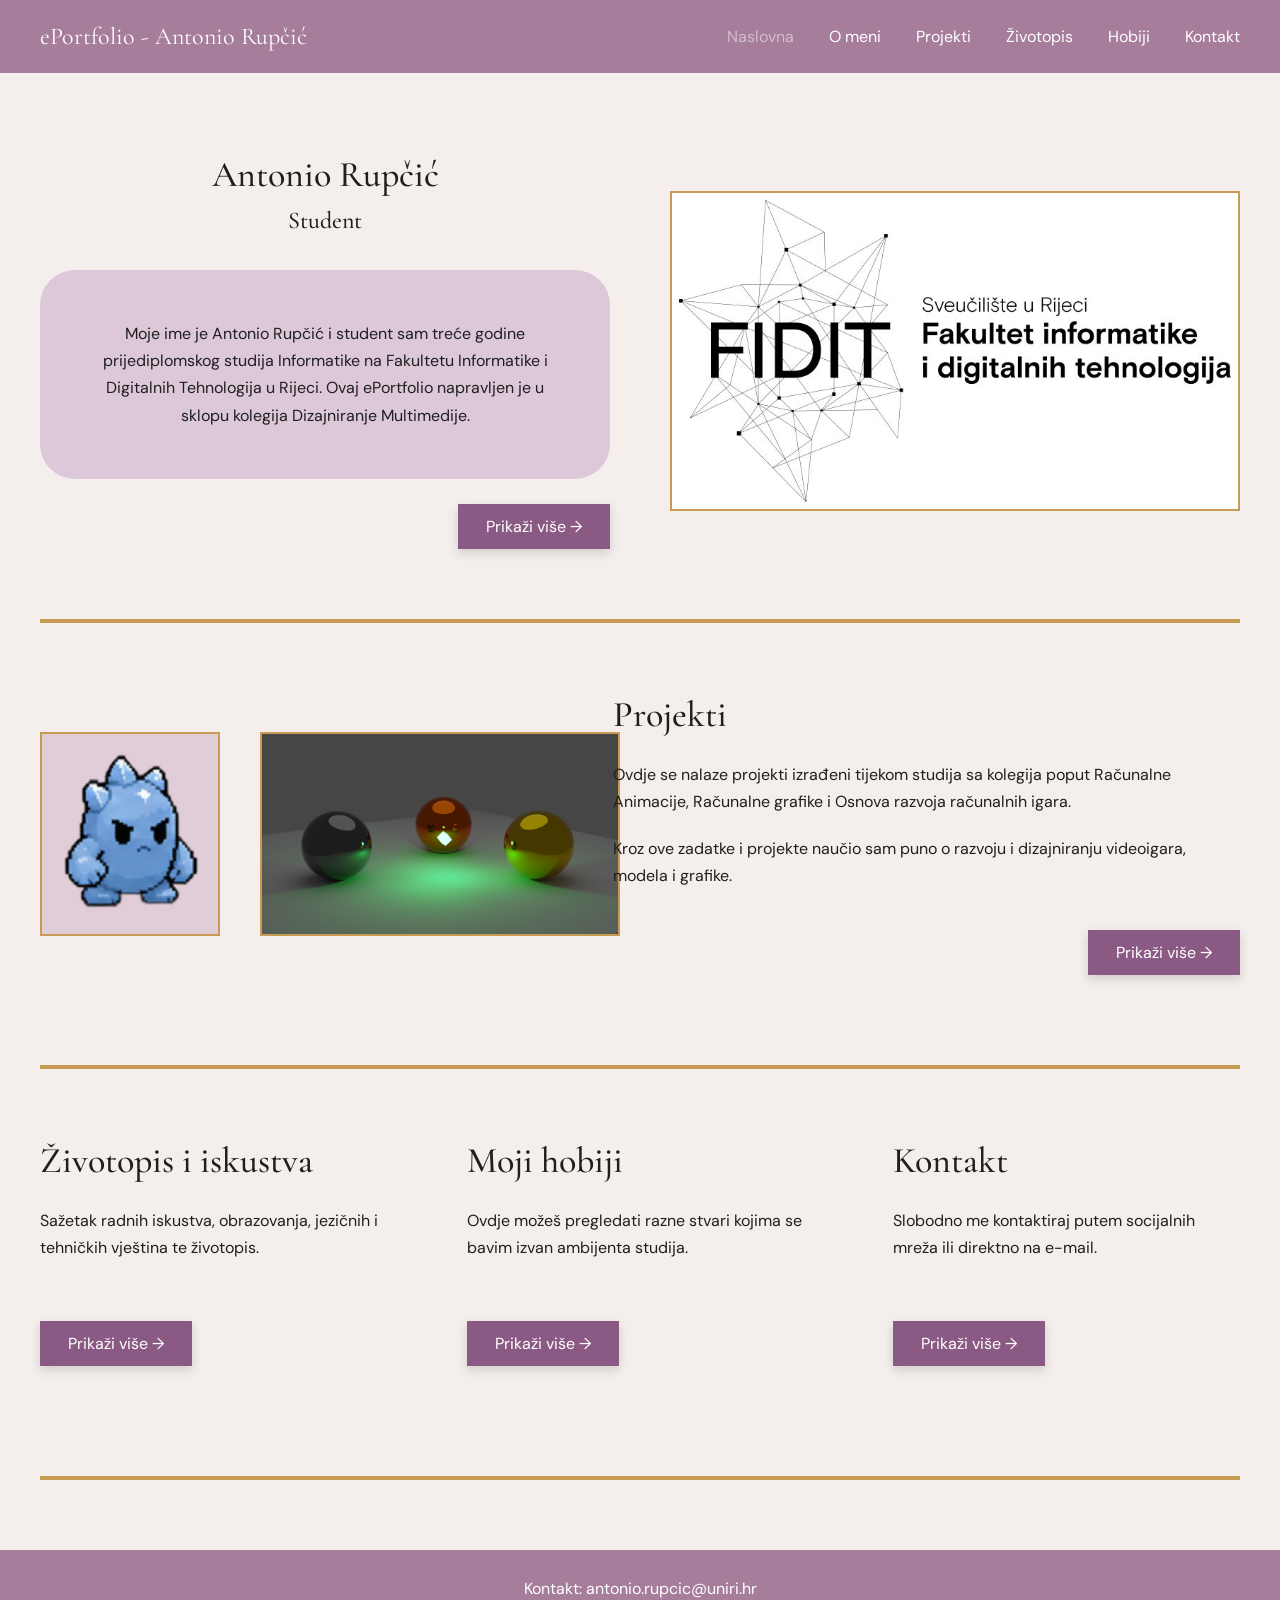
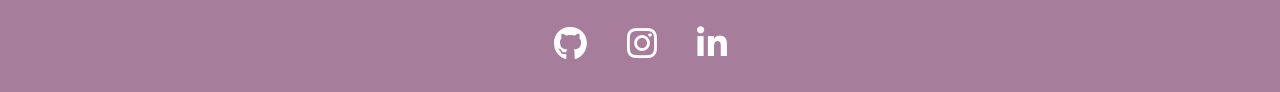
<file: index.html>
<!DOCTYPE html>
<html lang="hr">
<head>
    <meta charset="UTF-8">
    <meta name="viewport" content="width=device-width, initial-scale=1.0">

    <title>ePortfolio - Antonio Rupčić</title>

    <link rel="stylesheet" href="css/variables.css">
    <link rel="stylesheet" href="css/style.css">
    <link rel="stylesheet" href="css/responsive.css">

    <link rel="stylesheet"
    href="https://cdnjs.cloudflare.com/ajax/libs/font-awesome/6.5.2/css/all.min.css">
</head>
<body>

    <header class="header">

        <div class="container navbar">

            <a href="index.html" class="logo">
                ePortfolio - Antonio Rupčić
            </a>

            <nav class="nav-menu" id="navMenu">

                <a href="index.html" class="active">Naslovna</a>
                <a href="about.html">O meni</a>
                <a href="projects.html">Projekti</a>
                <a href="cv.html">Životopis</a>
                <a href="hobbies.html">Hobiji</a>
                <a href="contact.html">Kontakt</a>

            </nav>

            <div class="hamburger" id="hamburger">
                <i class="fa-solid fa-bars"></i>
            </div>

        </div>

    </header>

    <main>

        <section class="hero">

            <div class="container hero-container">

                <div class="hero-left">

                    <h1>Antonio Rupčić</h1>

                    <h3>Student</h3>

                    <div class="hero-text-box">

                        <p>
                            Moje ime je Antonio Rupčić i student sam treće godine prijediplomskog studija Informatike na Fakultetu Informatike i Digitalnih Tehnologija u Rijeci.
                            Ovaj ePortfolio napravljen je u sklopu kolegija Dizajniranje Multimedije.
                        </p>

                    </div>

                    <div class="hero-button-wrapper">

                        <a href="about.html" class="hero-button">
                            Prikaži više →
                        </a>

                    </div>

                </div>

                <div class="hero-right">

                    <img src="assets/images/fidit.png" alt="FIDIT">

                </div>

            </div>

        </section>

        <div class="container">
            <div class="gold-line"></div>
        </div>

        <section class="projects-preview">

            <div class="container projects-grid">

                <div class="project-images">

                    <img src="assets/images/ice.png" alt="Ice">

                    <img src="assets/images/render1.png" alt="Render">

                </div>

                <div class="projects-text">

                    <h2>Projekti</h2>

                    <p>
                        Ovdje se nalaze projekti izrađeni tijekom studija sa kolegija poput Računalne Animacije, Računalne grafike i Osnova razvoja računalnih igara.
                    </p>

                    <p>
                        Kroz ove zadatke i projekte naučio sam puno o razvoju i dizajniranju videoigara, modela i grafike.
                    </p>

                    <div class="projects-button">

                        <a href="projects.html" class="hero-button">
                            Prikaži više →
                        </a>

                    </div>

                </div>

            </div>

        </section>

        <div class="container">
            <div class="gold-line"></div>
        </div>

        <section class="bottom-links">

            <div class="container bottom-grid">

                <div class="bottom-item">

                    <h2>Životopis i iskustva</h2>

                    <p>
                        Sažetak radnih iskustva, obrazovanja, jezičnih i tehničkih vještina te životopis.
                    </p>

                    <a href="cv.html" class="hero-button">
                        Prikaži više →
                    </a>

                </div>

                <div class="bottom-item">

                    <h2>Moji hobiji</h2>

                    <p>
                        Ovdje možeš pregledati razne stvari kojima se bavim izvan ambijenta studija.
                    </p>

                    <a href="hobbies.html" class="hero-button">
                        Prikaži više →
                    </a>

                </div>

                <div class="bottom-item">

                    <h2>Kontakt</h2>

                    <p>
                        Slobodno me kontaktiraj putem socijalnih mreža ili direktno na e-mail.
                    </p>

                    <a href="contact.html" class="hero-button">
                        Prikaži više →
                    </a>

                </div>

            </div>

        </section>

        <div class="container">
            <div class="gold-line"></div>
        </div>

    </main>

    <footer class="footer">

        <div class="container footer-content">

            <p>Kontakt: antonio.rupcic@uniri.hr</p>

            <div class="social-icons">

                <a href="https://github.com/Rupchich">
                    <i class="fa-brands fa-github"></i>
                </a>

                <a href="https://www.instagram.com/roopchich/">
                    <i class="fa-brands fa-instagram"></i>
                </a>

                <a href="https://www.linkedin.com/in/antonio-rupcic-2468482ba/">
                    <i class="fa-brands fa-linkedin-in"></i>
                </a>

            </div>

        </div>

    </footer>

    <script src="js/main.js"></script>

</body>
</html>
</file>
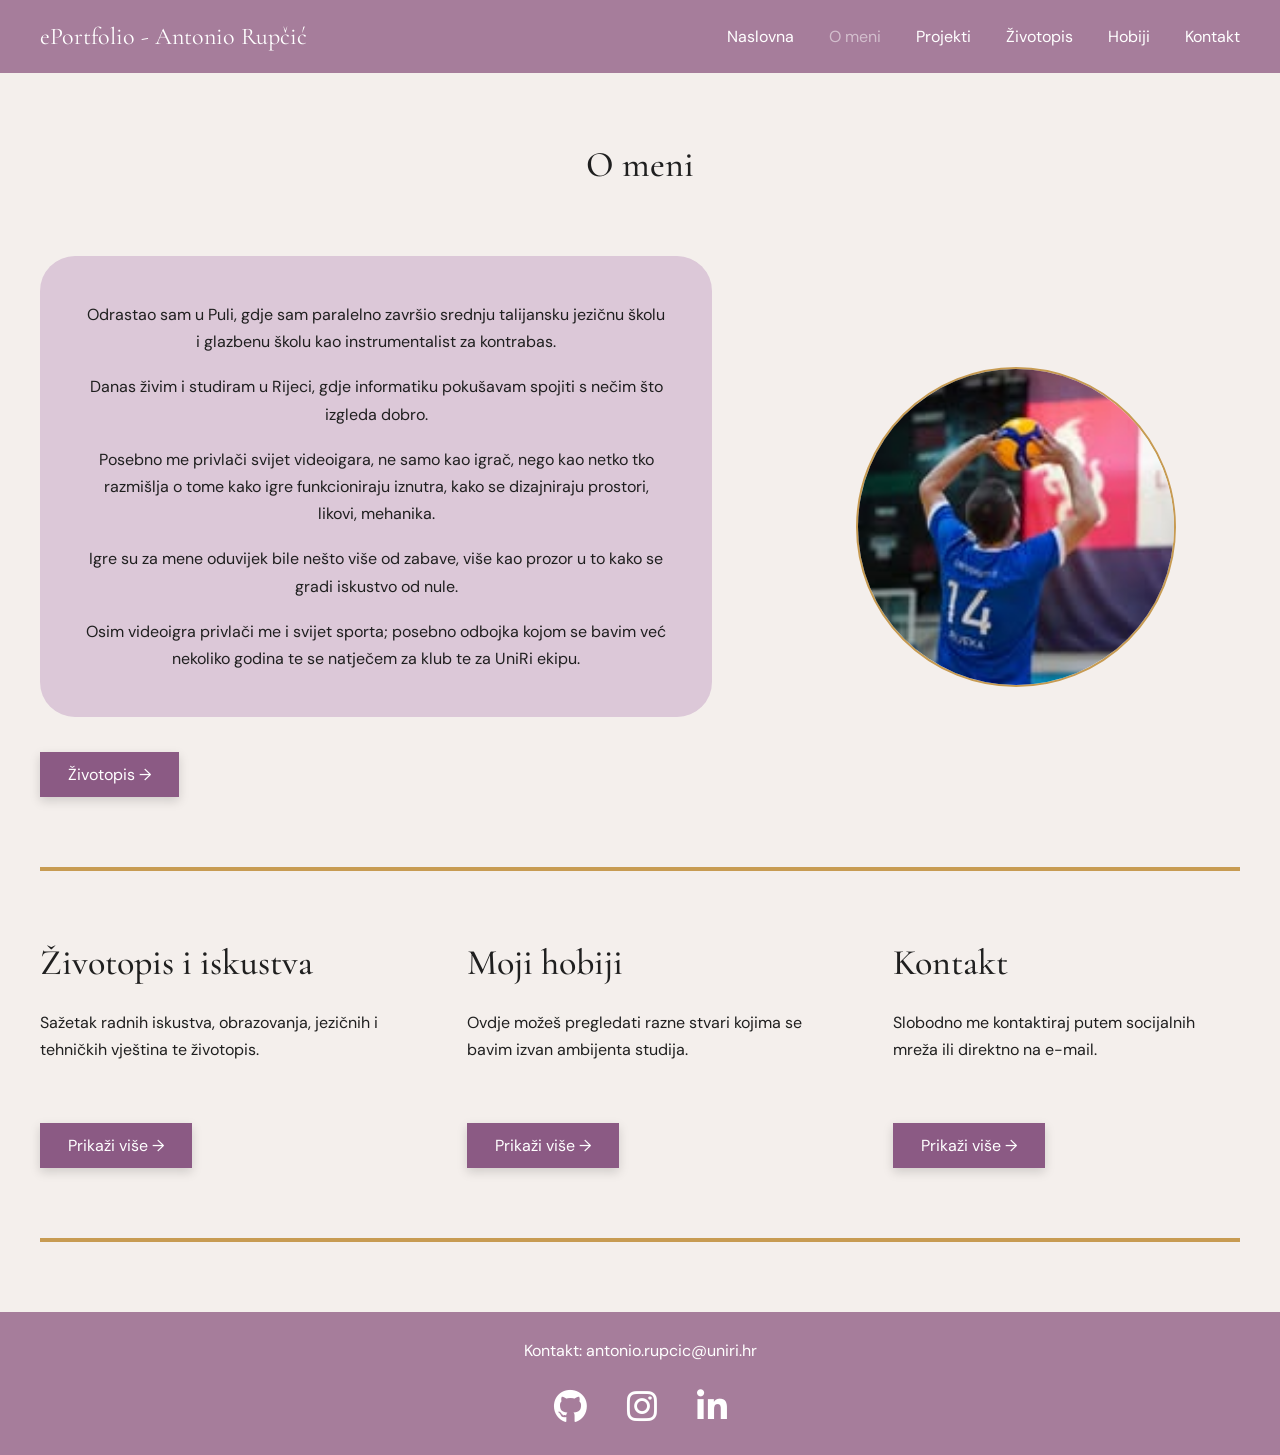
<file: about.html>
<!DOCTYPE html>
<html lang="hr">
<head>
    <meta charset="UTF-8">
    <meta name="viewport" content="width=device-width, initial-scale=1.0">

    <title>O meni - Antonio Rupčić</title>

    <link rel="stylesheet" href="css/variables.css">
    <link rel="stylesheet" href="css/style.css">
    <link rel="stylesheet" href="css/responsive.css">

    <link rel="stylesheet"
    href="https://cdnjs.cloudflare.com/ajax/libs/font-awesome/6.5.2/css/all.min.css">
</head>
<body>

    <header class="header">

        <div class="container navbar">

            <a href="index.html" class="logo">
                ePortfolio - Antonio Rupčić
            </a>

            <nav class="nav-menu" id="navMenu">

                <a href="index.html">Naslovna</a>
                <a href="about.html" class="active">O meni</a>
                <a href="projects.html">Projekti</a>
                <a href="cv.html">Životopis</a>
                <a href="hobbies.html">Hobiji</a>
                <a href="contact.html">Kontakt</a>

            </nav>

            <div class="hamburger" id="hamburger">
                <i class="fa-solid fa-bars"></i>
            </div>

        </div>

    </header>

    <main>

        <section class="about-page">

            <div class="container">

                <h1 class="about-title">O meni</h1>

                <div class="about-top-section">

                    <div class="about-left">

                        <div class="about-text-area">

                            <p>
                                Odrastao sam u Puli, gdje sam paralelno završio srednju talijansku jezičnu školu i glazbenu školu kao instrumentalist za kontrabas.
                            </p>

                            <p>
                                Danas živim i studiram u Rijeci, gdje informatiku pokušavam spojiti s nečim što izgleda dobro.
                            </p>

                            <p>
                                Posebno me privlači svijet videoigara, ne samo kao igrač, nego kao netko tko razmišlja o tome kako igre funkcioniraju iznutra, kako se dizajniraju prostori, likovi, mehanika.
                            </p>

                            <p>
                                Igre su za mene oduvijek bile nešto više od zabave, više kao prozor u to kako se gradi iskustvo od nule.
                            </p>

                            <p>
                                Osim videoigra privlači me i svijet sporta; posebno odbojka kojom se bavim već nekoliko godina te se natječem za klub te za UniRi ekipu.
                            </p>

                        </div>

                        <a href="cv.html" class="hero-button">
                            Životopis →
                        </a>

                    </div>

                    <div class="about-right">

                        <img src="assets/images/about-main.png" alt="Antonio">

                    </div>

                </div>

                <div class="gold-line"></div>

                <div class="bottom-grid">

                    <div class="bottom-item">

                        <h2>Životopis i iskustva</h2>

                        <p>
                            Sažetak radnih iskustva, obrazovanja, jezičnih i tehničkih vještina te životopis.
                        </p>

                        <a href="cv.html" class="hero-button">
                            Prikaži više →
                        </a>

                    </div>

                    <div class="bottom-item">

                        <h2>Moji hobiji</h2>

                        <p>
                            Ovdje možeš pregledati razne stvari kojima se bavim izvan ambijenta studija.
                        </p>

                        <a href="hobbies.html" class="hero-button">
                            Prikaži više →
                        </a>

                    </div>

                    <div class="bottom-item">

                        <h2>Kontakt</h2>

                        <p>
                            Slobodno me kontaktiraj putem socijalnih mreža ili direktno na e-mail.
                        </p>

                        <a href="contact.html" class="hero-button">
                            Prikaži više →
                        </a>

                    </div>

                </div>

                <div class="gold-line"></div>

            </div>

        </section>

    </main>

    <footer class="footer">

        <div class="container footer-content">

            <p>Kontakt: antonio.rupcic@uniri.hr</p>

            <div class="social-icons">

                <a href="https://github.com/Rupchich">
                    <i class="fa-brands fa-github"></i>
                </a>

                <a href="https://www.instagram.com/roopchich/">
                    <i class="fa-brands fa-instagram"></i>
                </a>

                <a href="https://www.linkedin.com/in/antonio-rupcic-2468482ba/">
                    <i class="fa-brands fa-linkedin-in"></i>
                </a>

            </div>

        </div>

    </footer>

    <script src="js/main.js"></script>

</body>
</html>
</file>
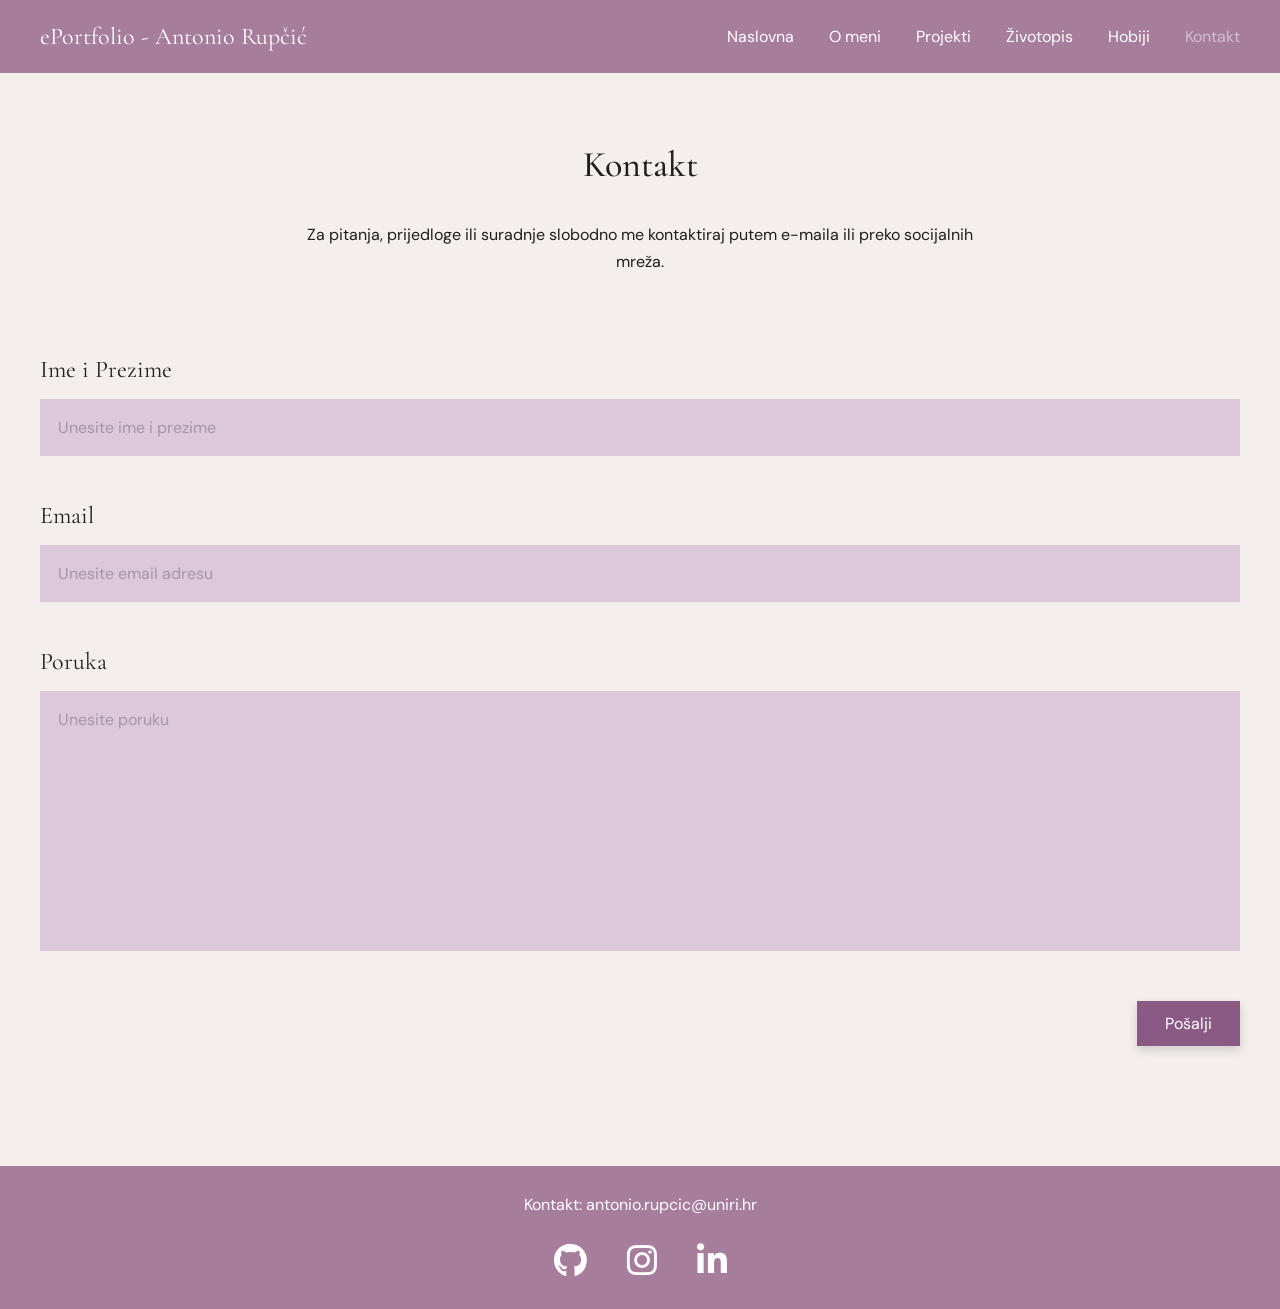
<file: contact.html>
<!DOCTYPE html>
<html lang="hr">
<head>
    <meta charset="UTF-8">
    <meta name="viewport" content="width=device-width, initial-scale=1.0">

    <title>Kontakt - Antonio Rupčić</title>

    <link rel="stylesheet" href="css/variables.css">
    <link rel="stylesheet" href="css/style.css">
    <link rel="stylesheet" href="css/responsive.css">

    <link rel="stylesheet"
    href="https://cdnjs.cloudflare.com/ajax/libs/font-awesome/6.5.2/css/all.min.css">
</head>
<body>

    <header class="header">

        <div class="container navbar">

            <a href="index.html" class="logo">
                ePortfolio - Antonio Rupčić
            </a>

            <nav class="nav-menu" id="navMenu">

                <a href="index.html">Naslovna</a>
                <a href="about.html">O meni</a>
                <a href="projects.html">Projekti</a>
                <a href="cv.html">Životopis</a>
                <a href="hobbies.html">Hobiji</a>
                <a href="contact.html" class="active">Kontakt</a>

            </nav>

            <div class="hamburger" id="hamburger">
                <i class="fa-solid fa-bars"></i>
            </div>

        </div>

    </header>

    <main>

        <section class="contact-page">

            <div class="container">

                <h1 class="contact-title">Kontakt</h1>

                <p class="contact-subtitle">
                    Za pitanja, prijedloge ili suradnje slobodno me kontaktiraj putem e-maila ili preko socijalnih mreža.
                </p>

                <form class="contact-form">

                    <div class="form-group">

                        <label>Ime i Prezime</label>

                        <input
                            type="text"
                            placeholder="Unesite ime i prezime"
                        >

                    </div>

                    <div class="form-group">

                        <label>Email</label>

                        <input
                            type="email"
                            placeholder="Unesite email adresu"
                        >

                    </div>

                    <div class="form-group">

                        <label>Poruka</label>

                        <textarea
                            placeholder="Unesite poruku"
                        ></textarea>

                    </div>

                    <div class="contact-button-wrapper">

                        <button type="submit" class="hero-button">
                            Pošalji
                        </button>

                    </div>

                </form>

            </div>

        </section>

    </main>

    <footer class="footer">

        <div class="container footer-content">

            <p>Kontakt: antonio.rupcic@uniri.hr</p>

            <div class="social-icons">

                <a href="https://github.com/Rupchich">
                    <i class="fa-brands fa-github"></i>
                </a>

                <a href="https://www.instagram.com/roopchich/">
                    <i class="fa-brands fa-instagram"></i>
                </a>

                <a href="https://www.linkedin.com/in/antonio-rupcic-2468482ba/">
                    <i class="fa-brands fa-linkedin-in"></i>
                </a>

            </div>

        </div>

    </footer>

    <script src="js/main.js"></script>

</body>
</html>
</file>
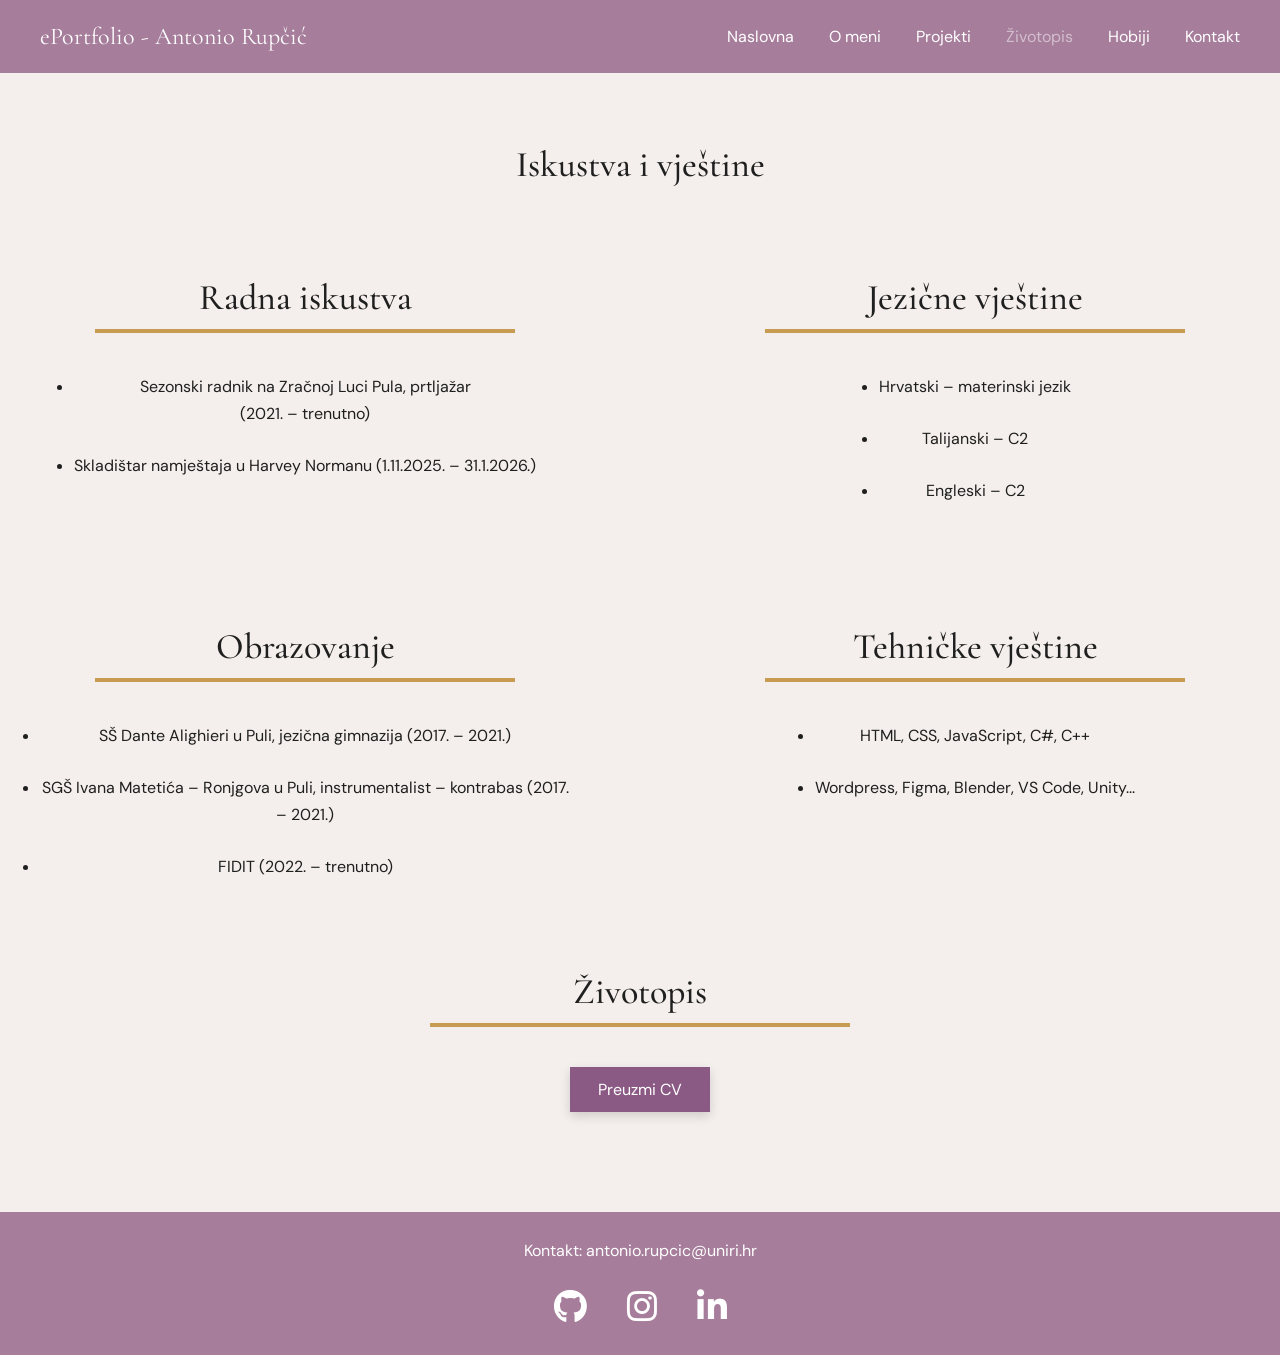
<file: cv.html>
<!DOCTYPE html>
<html lang="hr">
<head>
    <meta charset="UTF-8">
    <meta name="viewport" content="width=device-width, initial-scale=1.0">

    <title>Životopis - Antonio Rupčić</title>

    <link rel="stylesheet" href="css/variables.css">
    <link rel="stylesheet" href="css/style.css">
    <link rel="stylesheet" href="css/responsive.css">

    <link rel="stylesheet"
    href="https://cdnjs.cloudflare.com/ajax/libs/font-awesome/6.5.2/css/all.min.css">
</head>
<body>

    <header class="header">

        <div class="container navbar">

            <a href="index.html" class="logo">
                ePortfolio - Antonio Rupčić
            </a>

            <nav class="nav-menu" id="navMenu">

                <a href="index.html">Naslovna</a>
                <a href="about.html">O meni</a>
                <a href="projects.html">Projekti</a>
                <a href="cv.html" class="active">Životopis</a>
                <a href="hobbies.html">Hobiji</a>
                <a href="contact.html">Kontakt</a>

            </nav>

            <div class="hamburger" id="hamburger">
                <i class="fa-solid fa-bars"></i>
            </div>

        </div>

    </header>

    <main>

        <section class="cv-page">

            <div class="container">

                <h1 class="cv-title">Iskustva i vještine</h1>

                <div class="cv-grid">

                    <!-- RADNA ISKUSTVA -->

                    <div class="cv-item">

                        <h2>Radna iskustva</h2>

                        <div class="cv-line"></div>

                        <ul>
                            <li>
                                Sezonski radnik na Zračnoj Luci Pula, prtljažar
                                <br>
                                (2021. – trenutno)
                            </li>

                            <li>
                                Skladištar namještaja u Harvey Normanu
                                (1.11.2025. – 31.1.2026.)
                            </li>
                        </ul>

                    </div>

                    <!-- JEZICI -->

                    <div class="cv-item">

                        <h2>Jezične vještine</h2>

                        <div class="cv-line"></div>

                        <ul>
                            <li>Hrvatski – materinski jezik</li>
                            <li>Talijanski – C2</li>
                            <li>Engleski – C2</li>
                        </ul>

                    </div>

                    <!-- OBRAZOVANJE -->

                    <div class="cv-item">

                        <h2>Obrazovanje</h2>

                        <div class="cv-line"></div>

                        <ul>
                            <li>
                                SŠ Dante Alighieri u Puli, jezična gimnazija
                                (2017. – 2021.)
                            </li>

                            <li>
                                SGŠ Ivana Matetića – Ronjgova u Puli,
                                instrumentalist – kontrabas
                                (2017. – 2021.)
                            </li>

                            <li>
                                FIDIT (2022. – trenutno)
                            </li>
                        </ul>

                    </div>

                    <!-- TEHNIČKE -->

                    <div class="cv-item">

                        <h2>Tehničke vještine</h2>

                        <div class="cv-line"></div>

                        <ul>
                            <li>HTML, CSS, JavaScript, C#, C++</li>
                            <li>Wordpress, Figma, Blender, VS Code, Unity...</li>
                        </ul>

                    </div>

                </div>

                <div class="cv-download">

                    <h2>Životopis</h2>

                    <div class="cv-line"></div>

                    <a href="assets/cv/CV Antonio Rupčić.pdf" class="hero-button" target="_blank">
                        Preuzmi CV
                    </a>

                </div>

            </div>

        </section>

    </main>

    <footer class="footer">

        <div class="container footer-content">

            <p>Kontakt: antonio.rupcic@uniri.hr</p>

            <div class="social-icons">

                <a href="https://github.com/Rupchich">
                    <i class="fa-brands fa-github"></i>
                </a>

                <a href="https://www.instagram.com/roopchich/">
                    <i class="fa-brands fa-instagram"></i>
                </a>

                <a href="https://www.linkedin.com/in/antonio-rupcic-2468482ba/">
                    <i class="fa-brands fa-linkedin-in"></i>
                </a>

            </div>

        </div>

    </footer>

    <script src="js/main.js"></script>

</body>
</html>
</file>
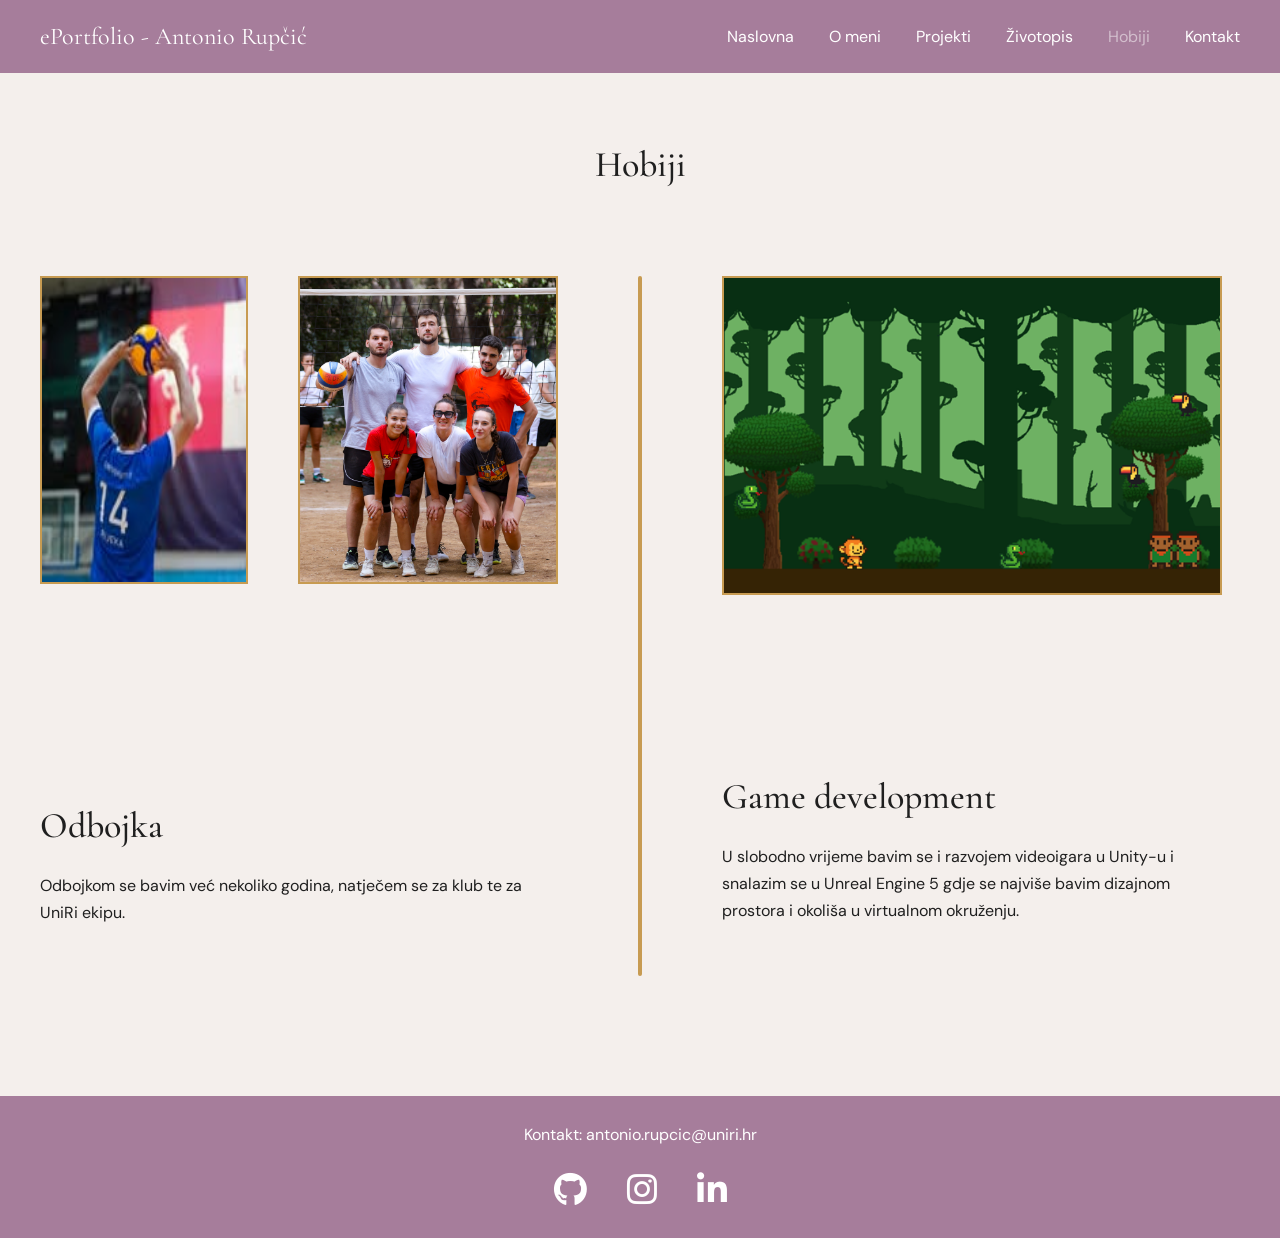
<file: hobbies.html>
<!DOCTYPE html>
<html lang="hr">
<head>
    <meta charset="UTF-8">
    <meta name="viewport" content="width=device-width, initial-scale=1.0">

    <title>Hobiji - Antonio Rupčić</title>

    <link rel="stylesheet" href="css/variables.css">
    <link rel="stylesheet" href="css/style.css">
    <link rel="stylesheet" href="css/responsive.css">

    <link rel="stylesheet"
    href="https://cdnjs.cloudflare.com/ajax/libs/font-awesome/6.5.2/css/all.min.css">
</head>
<body>

    <header class="header">

        <div class="container navbar">

            <a href="index.html" class="logo">
                ePortfolio - Antonio Rupčić
            </a>

            <nav class="nav-menu" id="navMenu">

                <a href="index.html">Naslovna</a>
                <a href="about.html">O meni</a>
                <a href="projects.html">Projekti</a>
                <a href="cv.html">Životopis</a>
                <a href="hobbies.html" class="active">Hobiji</a>
                <a href="contact.html">Kontakt</a>

            </nav>

            <div class="hamburger" id="hamburger">
                <i class="fa-solid fa-bars"></i>
            </div>

        </div>

    </header>

    <main>

        <section class="hobbies-page">

            <div class="container">

                <h1 class="hobbies-title">Hobiji</h1>

                <div class="hobbies-grid">

                    <!-- LEFT SIDE -->

                    <div class="hobbies-left">

                        <div class="volleyball-images">

                            <img src="assets/images/about-main.png" alt="Odbojka">

                            <img src="assets/images/hobby2.png" alt="UniRi">

                        </div>

                        <div class="hobby-text">

                            <h2>Odbojka</h2>

                            <p>
                                Odbojkom se bavim već nekoliko godina, natječem se za klub te za UniRi ekipu.
                            </p>

                        </div>

                    </div>

                    <!-- CENTER LINE -->

                    <div class="hobbies-divider"></div>

                    <!-- RIGHT SIDE -->

                    <div class="hobbies-right">

                        <img src="assets/images/hobby3.png" alt="Game development">

                        <div class="hobby-text">

                            <h2>Game development</h2>

                            <p>
                                U slobodno vrijeme bavim se i razvojem videoigara u Unity-u i snalazim se u Unreal Engine 5 gdje se najviše bavim dizajnom prostora i okoliša u virtualnom okruženju.
                            </p>

                        </div>

                    </div>

                </div>

            </div>

        </section>

    </main>

    <footer class="footer">

        <div class="container footer-content">

            <p>Kontakt: antonio.rupcic@uniri.hr</p>

            <div class="social-icons">

                <a href="https://github.com/Rupchich">
                    <i class="fa-brands fa-github"></i>
                </a>

                <a href="https://www.instagram.com/roopchich/">
                    <i class="fa-brands fa-instagram"></i>
                </a>

                <a href="https://www.linkedin.com/in/antonio-rupcic-2468482ba/">
                    <i class="fa-brands fa-linkedin-in"></i>
                </a>

            </div>

        </div>

    </footer>

    <script src="js/main.js"></script>

</body>
</html>
</file>
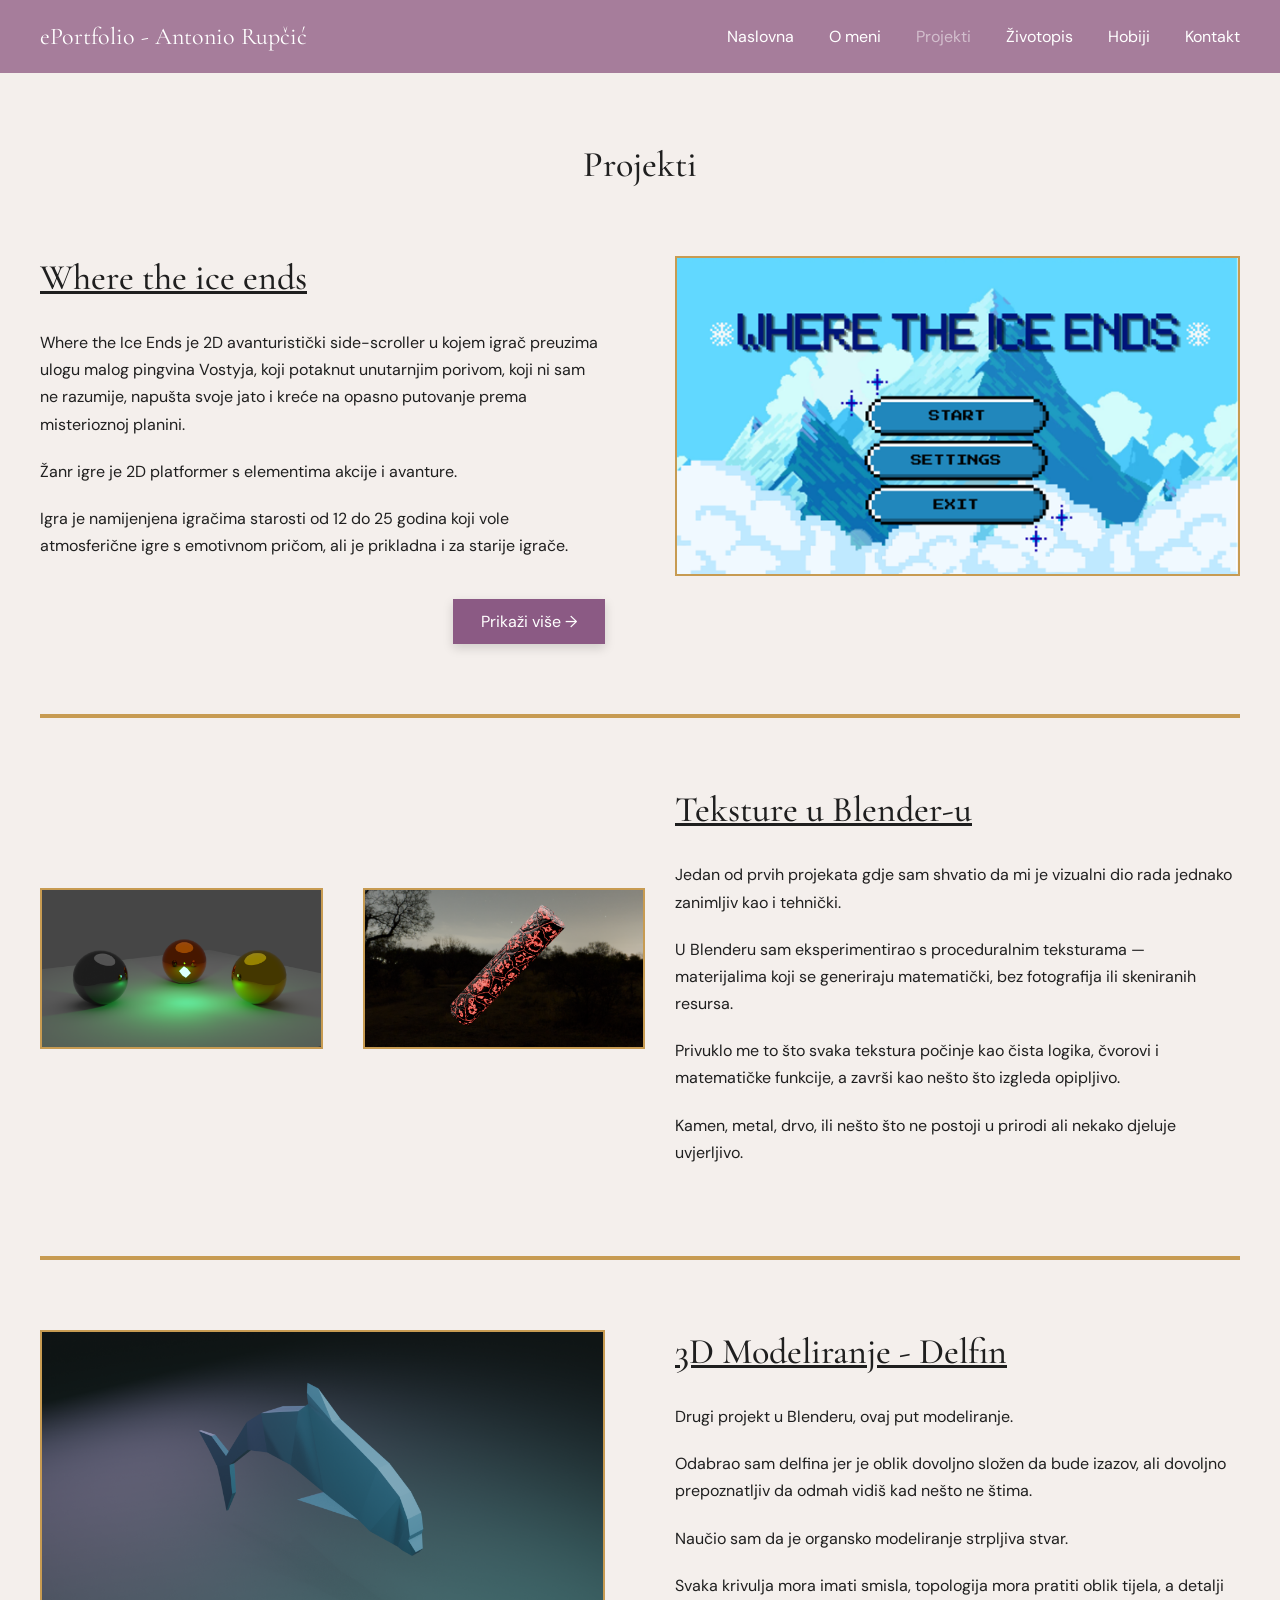
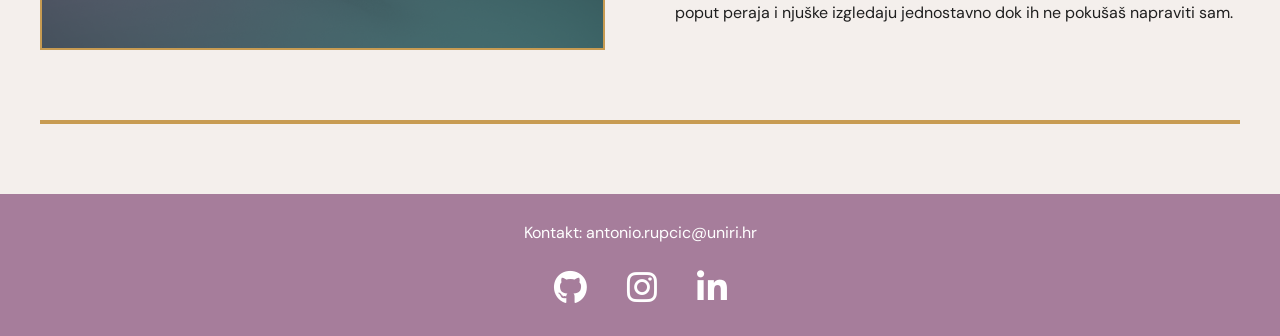
<file: projects.html>
<!DOCTYPE html>
<html lang="hr">
<head>
    <meta charset="UTF-8">
    <meta name="viewport" content="width=device-width, initial-scale=1.0">

    <title>Projekti - Antonio Rupčić</title>

    <link rel="stylesheet" href="css/variables.css">
    <link rel="stylesheet" href="css/style.css">
    <link rel="stylesheet" href="css/responsive.css">

    <link rel="stylesheet"
    href="https://cdnjs.cloudflare.com/ajax/libs/font-awesome/6.5.2/css/all.min.css">
</head>
<body>

    <header class="header">

        <div class="container navbar">

            <a href="index.html" class="logo">
                ePortfolio - Antonio Rupčić
            </a>

            <nav class="nav-menu" id="navMenu">

                <a href="index.html">Naslovna</a>
                <a href="about.html">O meni</a>
                <a href="projects.html" class="active">Projekti</a>
                <a href="cv.html">Životopis</a>
                <a href="hobbies.html">Hobiji</a>
                <a href="contact.html">Kontakt</a>

            </nav>

            <div class="hamburger" id="hamburger">
                <i class="fa-solid fa-bars"></i>
            </div>

        </div>

    </header>

    <main>

        <section class="projects-page">

            <div class="container">

                <h1 class="projects-title">Projekti</h1>

                <!-- PROJECT 1 -->

                <div class="project-row">

                    <div class="project-left">

                        <h2>Where the ice ends</h2>

                        <p>
                            Where the Ice Ends je 2D avanturistički side-scroller u kojem igrač preuzima ulogu malog pingvina Vostyja, koji potaknut unutarnjim porivom, koji ni sam ne razumije, napušta svoje jato i kreće na opasno putovanje prema misterioznoj planini.
                        </p>

                        <p>
                            Žanr igre je 2D platformer s elementima akcije i avanture.
                        </p>

                        <p>
                            Igra je namijenjena igračima starosti od 12 do 25 godina koji vole atmosferične igre s emotivnom pričom, ali je prikladna i za starije igrače.
                        </p>

                        <div class="project-button">

                            <a href="wtie.html" class="hero-button">
                                Prikaži više →
                            </a>

                        </div>

                    </div>

                    <div class="project-right">

                        <img src="assets/images/wtie1.png" alt="Where the ice ends">

                    </div>

                </div>

                <div class="gold-line"></div>

                <!-- PROJECT 2 -->

                <div class="project-row">

                    <div class="project-images-two">

                        <img src="assets/images/render1.png" alt="Render">

                        <img src="assets/images/render2.png" alt="Texture">

                    </div>

                    <div class="project-right-text">

                        <h2>Teksture u Blender-u</h2>

                        <p>
                            Jedan od prvih projekata gdje sam shvatio da mi je vizualni dio rada jednako zanimljiv kao i tehnički.
                        </p>

                        <p>
                            U Blenderu sam eksperimentirao s proceduralnim teksturama — materijalima koji se generiraju matematički, bez fotografija ili skeniranih resursa.
                        </p>

                        <p>
                            Privuklo me to što svaka tekstura počinje kao čista logika, čvorovi i matematičke funkcije, a završi kao nešto što izgleda opipljivo.
                        </p>

                        <p>
                            Kamen, metal, drvo, ili nešto što ne postoji u prirodi ali nekako djeluje uvjerljivo.
                        </p>

                    </div>

                </div>

                <div class="gold-line"></div>

                <!-- PROJECT 3 -->

                <div class="project-row">

                    <div class="project-third-image">

                        <img src="assets/images/render3.png" alt="Delfin">

                    </div>

                    <div class="project-right-text">

                        <h2>3D Modeliranje - Delfin</h2>

                        <p>
                            Drugi projekt u Blenderu, ovaj put modeliranje.
                        </p>

                        <p>
                            Odabrao sam delfina jer je oblik dovoljno složen da bude izazov, ali dovoljno prepoznatljiv da odmah vidiš kad nešto ne štima.
                        </p>

                        <p>
                            Naučio sam da je organsko modeliranje strpljiva stvar.
                        </p>

                        <p>
                            Svaka krivulja mora imati smisla, topologija mora pratiti oblik tijela, a detalji poput peraja i njuške izgledaju jednostavno dok ih ne pokušaš napraviti sam.
                        </p>

                    </div>

                </div>

                <div class="gold-line"></div>

            </div>

        </section>

    </main>

    <footer class="footer">

        <div class="container footer-content">

            <p>Kontakt: antonio.rupcic@uniri.hr</p>

            <div class="social-icons">

                <a href="https://github.com/Rupchich">
                    <i class="fa-brands fa-github"></i>
                </a>

                <a href="https://www.instagram.com/roopchich/">
                    <i class="fa-brands fa-instagram"></i>
                </a>

                <a href="https://www.linkedin.com/in/antonio-rupcic-2468482ba/">
                    <i class="fa-brands fa-linkedin-in"></i>
                </a>

            </div>

        </div>

    </footer>

    <script src="js/main.js"></script>

</body>
</html>
</file>
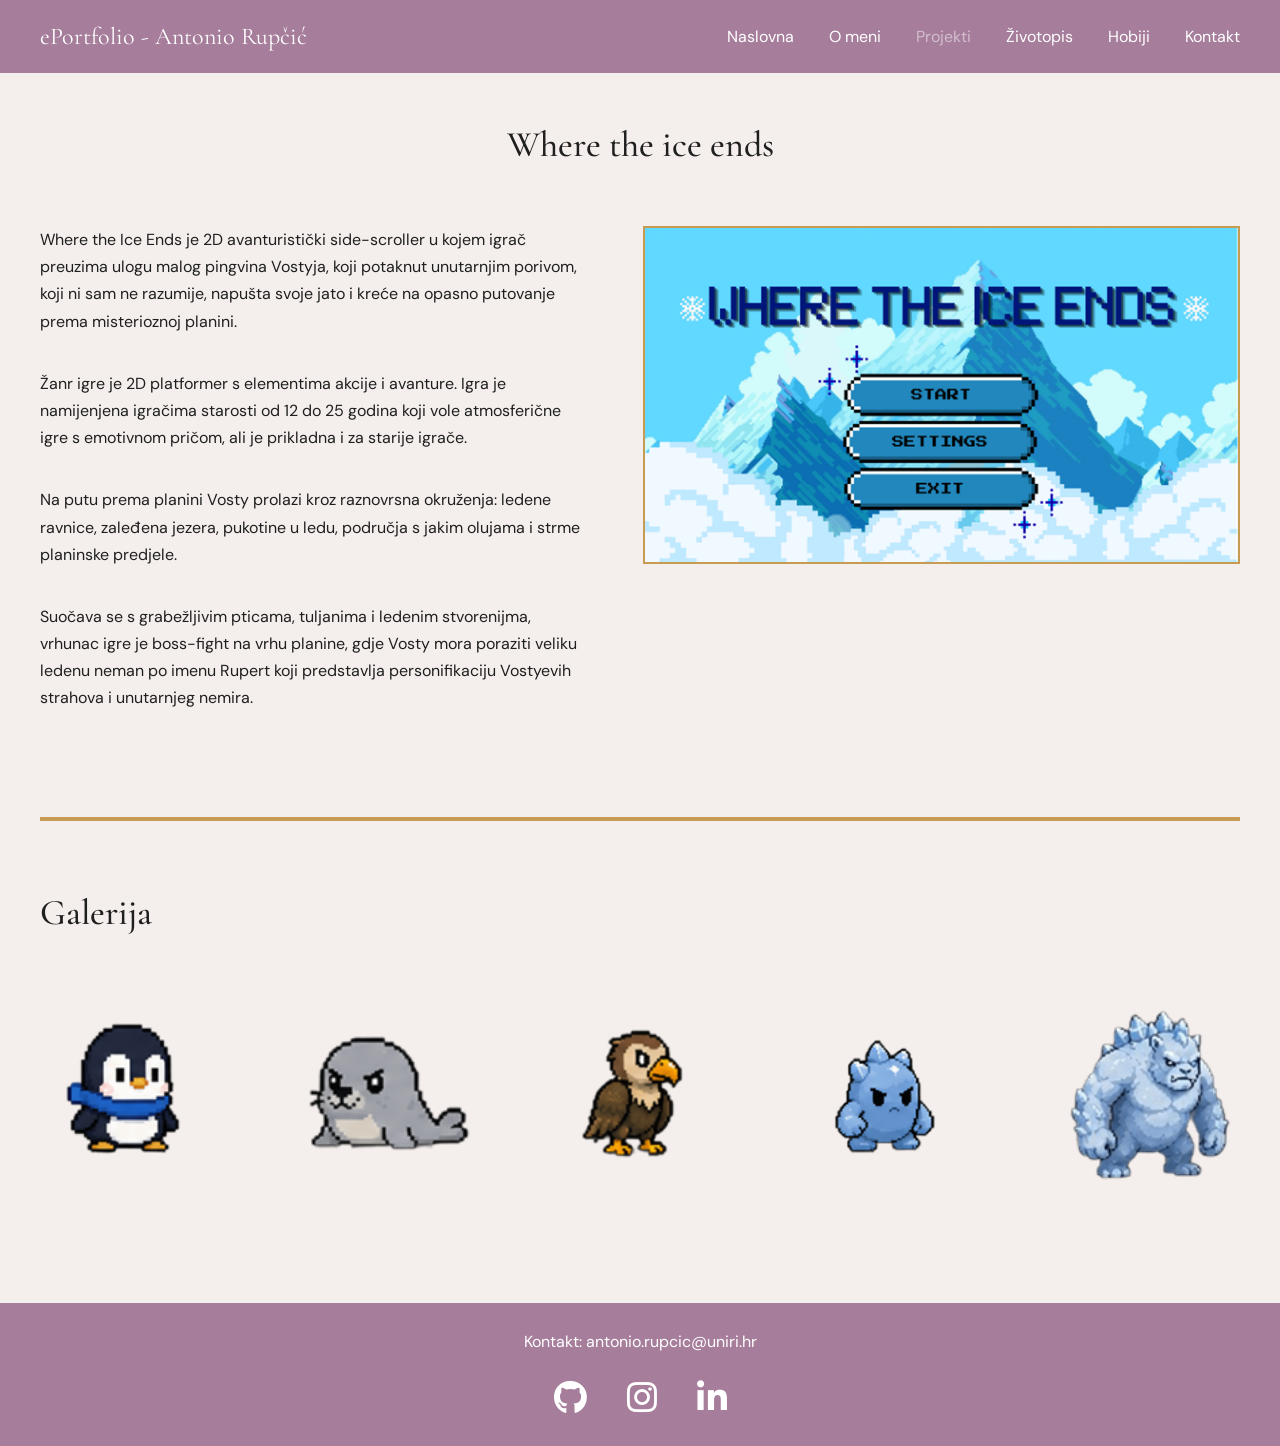
<file: wtie.html>
<!DOCTYPE html>
<html lang="hr">
<head>
    <meta charset="UTF-8">
    <meta name="viewport" content="width=device-width, initial-scale=1.0">

    <title>Where the ice ends - Antonio Rupčić</title>

    <link rel="stylesheet" href="css/variables.css">
    <link rel="stylesheet" href="css/style.css">
    <link rel="stylesheet" href="css/responsive.css">

    <link rel="stylesheet"
    href="https://cdnjs.cloudflare.com/ajax/libs/font-awesome/6.5.2/css/all.min.css">
</head>
<body>

    <header class="header">

        <div class="container navbar">

            <a href="index.html" class="logo">
                ePortfolio - Antonio Rupčić
            </a>

            <nav class="nav-menu" id="navMenu">

                <a href="index.html">Naslovna</a>
                <a href="about.html">O meni</a>
                <a href="projects.html" class="active">Projekti</a>
                <a href="cv.html">Životopis</a>
                <a href="hobbies.html">Hobiji</a>
                <a href="contact.html">Kontakt</a>

            </nav>

            <div class="hamburger" id="hamburger">
                <i class="fa-solid fa-bars"></i>
            </div>

        </div>

    </header>

    <main>

        <section class="single-project-page">

            <div class="container">

                <h1 class="single-project-title">
                    Where the ice ends
                </h1>

                <div class="single-project-top">

                    <div class="single-project-text">

                        <p>
                            Where the Ice Ends je 2D avanturistički side-scroller u kojem igrač preuzima ulogu malog pingvina Vostyja, koji potaknut unutarnjim porivom, koji ni sam ne razumije, napušta svoje jato i kreće na opasno putovanje prema misterioznoj planini.
                        </p>

                        <p>
                            Žanr igre je 2D platformer s elementima akcije i avanture. Igra je namijenjena igračima starosti od 12 do 25 godina koji vole atmosferične igre s emotivnom pričom, ali je prikladna i za starije igrače.
                        </p>

                        <p>
                            Na putu prema planini Vosty prolazi kroz raznovrsna okruženja: ledene ravnice, zaleđena jezera, pukotine u ledu, područja s jakim olujama i strme planinske predjele.
                        </p>

                        <p>
                            Suočava se s grabežljivim pticama, tuljanima i ledenim stvorenijma, vrhunac igre je boss-fight na vrhu planine, gdje Vosty mora poraziti veliku ledenu neman po imenu Rupert koji predstavlja personifikaciju Vostyevih strahova i unutarnjeg nemira.
                        </p>

                    </div>

                    <div class="single-project-image">

                        <img src="assets/images/wtie1.png" alt="Where the ice ends">

                    </div>

                </div>

                <div class="gold-line"></div>

                <div class="gallery-section">

                    <h2>Galerija</h2>

                    <div class="gallery-grid">

                        <img src="assets/images/igra1.png" alt="Galerija">

                        <img src="assets/images/igra2.png" alt="Galerija">

                        <img src="assets/images/igra3.png" alt="Galerija">

                        <img src="assets/images/igra4.png" alt="Galerija">

                        <img src="assets/images/igra5.png" alt="Galerija">

                    </div>

                </div>

            </div>

        </section>

    </main>

    <footer class="footer">

        <div class="container footer-content">

            <p>Kontakt: antonio.rupcic@uniri.hr</p>

            <div class="social-icons">

                <a href="https://github.com/Rupchich">
                    <i class="fa-brands fa-github"></i>
                </a>

                <a href="https://www.instagram.com/roopchich/">
                    <i class="fa-brands fa-instagram"></i>
                </a>

                <a href="https://www.linkedin.com/in/antonio-rupcic-2468482ba/">
                    <i class="fa-brands fa-linkedin-in"></i>
                </a>

            </div>

        </div>

    </footer>

    <script src="js/main.js"></script>

</body>
</html>
</file>
<file: css/variables.css>
:root {

    --background-color: #F4EFEC;
    --primary-color: #A87EA1;
    --secondary-color: #DCC8D8;
    --accent-color: #C79B52;

    --text-color: #1F1F1F;
    --white-color: #FFFFFF;

    --font-heading: "Cormorant Garamond", serif;
    --font-body: "DM Sans", sans-serif;

    --container-width: 1400px;

    --border-radius: 25px;

    --transition: 0.3s ease;
}
</file>
<file: css/style.css>
@import url('https://fonts.googleapis.com/css2?family=Cormorant+Garamond:wght@300;400;500;600;700&family=DM+Sans:wght@300;400;500;700&display=swap');

*{
    margin: 0;
    padding: 0;
    box-sizing: border-box;
}

html{
    scroll-behavior: smooth;
}

body{
    background-color: var(--background-color);
    color: var(--text-color);
    font-family: var(--font-body);
}

img{
    max-width: 100%;
    display: block;
}

a{
    text-decoration: none;
    color: inherit;
}

.container{
    width: 100%;
    max-width: 1400px;
    margin: 0 auto;
    padding: 0 40px;
}

h1,
h2,
h3,
h4{
    font-family: var(--font-heading);
    font-weight: 500;
}

h1,
h2{
    font-size: 36px;
}

h3,
h4{
    font-size: 24px;
}

p{
    font-size: 16px;
    line-height: 1.7;
}



.header{
    background-color: #A67D9B;
    padding: 22px 0;
}

.navbar{
    display: flex;
    justify-content: space-between;
    align-items: center;
}

.logo{
    color: white;
    font-family: var(--font-heading);
    font-size: 24px;
}

.nav-menu{
    display: flex;
    align-items: center;
    gap: 35px;
}

.nav-menu a{
    color: white;
    font-size: 16px;
    transition: 0.3s;
}

.nav-menu a.active{
    opacity: 0.5;
}

.nav-menu a:hover{
    opacity: 0.7;
}

.hamburger{
    display: none;
    color: white;
    font-size: 28px;
    cursor: pointer;
}



.hero-button{
    background-color: #8B5A84;
    color: white;
    padding: 12px 28px;
    font-size: 16px;
    font-family: var(--font-body);
    border: none;
    outline: none;
    cursor: pointer;
    box-shadow: 0 4px 10px rgba(0,0,0,0.15);
    transition: 0.3s;
}



.gold-line{
    width: 100%;
    height: 4px;
    background-color: #C79B52;
    margin: 70px 0;
}



.hero{
    padding-top: 80px;
}

.hero-container{
    display: grid;
    grid-template-columns: 1fr 1fr;
    gap: 60px;
    align-items: center;
}

.hero-left{
    display: flex;
    flex-direction: column;
    align-items: center;
}

.hero-left h3{
    margin-top: 10px;
}

.hero-text-box{
    width: 100%;
    background-color: #DCC8D8;
    border-radius: 35px;
    padding: 50px;
    margin: 35px 0 25px;
}

.hero-text-box p{
    text-align: center;
}

.hero-button-wrapper{
    width: 100%;
    display: flex;
    justify-content: flex-end;
}

.hero-right img{
    width: 100%;
    border: 2px solid #C79B52;
}



.projects-preview{
    padding-bottom: 20px;
}

.projects-grid{
    display: grid;
    grid-template-columns: 0.9fr 1.1fr;
    gap: 60px;
    align-items: center;
}

.project-images{
    display: flex;
    gap: 40px;
}

.project-images img:first-child{
    width: 180px;
    border: 2px solid #C79B52;
}

.project-images img:last-child{
    width: 360px;
    border: 2px solid #C79B52;
}

.projects-text h2{
    margin-bottom: 25px;
}

.projects-text p{
    margin-bottom: 20px;
}

.projects-button{
    display: flex;
    justify-content: flex-end;
    margin-top: 40px;
}



.bottom-links{
    padding-bottom: 40px;
}

.bottom-grid{
    display: grid;
    grid-template-columns: 1fr 1fr 1fr;
    gap: 80px;
}

.bottom-item{
    display: flex;
    flex-direction: column;
}

.bottom-item h2{
    margin-bottom: 25px;
}

.bottom-item p{
    margin-bottom: 60px;
}

.bottom-item .hero-button{
    align-self: flex-start;
}



.about-page{
    padding-top: 70px;
}

.about-title{
    text-align: center;
    margin-bottom: 70px;
}

.about-top-section{
    display: grid;
    grid-template-columns: 1.2fr 0.8fr;
    gap: 80px;
    align-items: center;
}

.about-left{
    display: flex;
    flex-direction: column;
    align-items: flex-start;
}

.about-text-area{
    width: 100%;
    background-color: #DCC8D8;
    border-radius: 35px;
    padding: 45px;
    text-align: center;
    margin-bottom: 35px;
}

.about-text-area p{
    margin-bottom: 18px;
}

.about-text-area p:last-child{
    margin-bottom: 0;
}

.about-right{
    display: flex;
    justify-content: center;
}

.about-right img{
    width: 320px;
    height: 320px;
    object-fit: cover;
    border-radius: 50%;
    border: 2px solid #C79B52;
}



.footer{
    background-color: #A67D9B;
    padding: 25px 0;
}

.footer-content{
    display: flex;
    flex-direction: column;
    align-items: center;
    gap: 20px;
}

.footer p{
    color: white;
}

.social-icons{
    display: flex;
    gap: 40px;
}

.social-icons a{
    color: white;
    font-size: 34px;
    transition: 0.3s;
}

.social-icons a:hover{
    opacity: 0.7;
}



.projects-page{
    padding-top: 70px;
}

.projects-title{
    text-align: center;
    margin-bottom: 70px;
}

.project-row{
    display: grid;
    grid-template-columns: 1fr 1fr;
    gap: 70px;
    align-items: start;
}

.project-left h2,
.project-right-text h2{
    margin-bottom: 30px;
    text-decoration: underline;
}

.project-left p,
.project-right-text p{
    margin-bottom: 20px;
}

.project-right img{
    width: 100%;
    border: 2px solid #C79B52;
}

.project-button{
    display: flex;
    justify-content: flex-end;
    margin-top: 40px;
}

.project-images-two{
    display: flex;
    gap: 40px;
    margin-top: 100px;
}

.project-images-two img{
    width: 50%;
    border: 2px solid #C79B52;
}

.project-third-image img{
    width: 100%;
    border: 2px solid #C79B52;
}



.cv-page{
    padding-top: 70px;
    padding-bottom: 100px;
}

.cv-title{
    text-align: center;
    margin-bottom: 90px;
}

.cv-grid{
    display: grid;
    grid-template-columns: 1fr 1fr;
    gap: 120px 140px;
}

.cv-item{
    display: flex;
    flex-direction: column;
    align-items: center;
}

.cv-item h2{
    margin-bottom: 10px;
}

.cv-line{
    width: 420px;
    height: 4px;

    background-color: #C79B52;

    margin-bottom: 40px;
}

.cv-item ul{
    display: flex;
    flex-direction: column;
    gap: 25px;

    text-align: center;
}

.cv-item li{
    font-size: 16px;
    line-height: 1.7;
}

.cv-download{
    margin-top: 90px;

    display: flex;
    flex-direction: column;
    align-items: center;
}

.cv-download h2{
    margin-bottom: 10px;
}



.hobbies-page{
    padding-top: 70px;
    padding-bottom: 120px;
}

.hobbies-title{
    text-align: center;
    margin-bottom: 90px;
}

.hobbies-grid{
    display: grid;
    grid-template-columns: 1fr 4px 1fr;
    gap: 80px;
    align-items: start;
}

.hobbies-divider{
    width: 4px;
    height: 700px;

    background-color: #C79B52;

    border-radius: 20px;
}

.volleyball-images{
    display: flex;
    gap: 50px;

    margin-bottom: 220px;
}

.volleyball-images img{
    width: 260px;
    border: 2px solid #C79B52;
}

.hobbies-right img{
    width: 100%;
    max-width: 500px;

    border: 2px solid #C79B52;

    margin-bottom: 180px;
}

.hobby-text h2{
    margin-bottom: 25px;
}

.hobby-text{
    max-width: 500px;
}



.contact-page{
    padding-top: 70px;
    padding-bottom: 120px;
}

.contact-title{
    text-align: center;
    margin-bottom: 35px;
}

.contact-subtitle{
    text-align: center;

    max-width: 700px;

    margin: 0 auto 80px auto;
}

.contact-form{
    width: 100%;
}

.form-group{
    margin-bottom: 45px;
}

.form-group label{
    display: block;

    font-family: var(--font-heading);

    font-size: 24px;

    margin-bottom: 15px;
}

.form-group input,
.form-group textarea{
    width: 100%;

    border: none;

    background-color: #DCC8D8;

    padding: 18px;

    font-size: 16px;

    font-family: var(--font-body);

    outline: none;
}

.form-group textarea{
    resize: none;
    height: 260px;
}

.form-group input::placeholder,
.form-group textarea::placeholder{
    color: rgba(0,0,0,0.25);
}

.contact-button-wrapper{
    display: flex;
    justify-content: flex-end;
}



.single-project-page{
    padding-top: 50px;
    padding-bottom: 100px;
}

.single-project-title{
    text-align: center;
    margin-bottom: 60px;
}

.single-project-top{
    display: grid;
    grid-template-columns: 1fr 1.1fr;
    gap: 60px;
    align-items: start;
}

.single-project-text p{
    margin-bottom: 35px;
}

.single-project-image img{
    width: 100%;
    border: 2px solid #C79B52;
}

.gallery-section h2{
    margin-bottom: 60px;
}

.gallery-grid{
    display: flex;
    justify-content: space-between;
    align-items: center;
    gap: 40px;
}

.gallery-grid img{
    width: 180px;
}
</file>
<file: css/responsive.css>
@media screen and (max-width: 768px){

    body{
        overflow-x: hidden;
    }

    .container{
        width: 100%;
        padding-left: 24px;
        padding-right: 24px;
        box-sizing: border-box;
    }

    

    .desktop-nav{
        display: none;
    }

    .navbar{
        padding: 14px 0;
        position: relative;
        min-height: 72px;

        display: flex;
        align-items: center;
        justify-content: space-between;
    }

    .logo{
        font-size: 20px;
        line-height: 1.2;
        margin-left: 10px;
    }

    .hamburger{
        display: flex;
        z-index: 3000;
        margin-right: 10px;
    }

    .hamburger.active{
    opacity: 0;
    pointer-events: none;
    }

    .hamburger i{
        font-size: 38px;
        color: white;
    }

    

    .nav-menu{
        position: fixed;

        top: 0;
        right: -100%;

        width: 245px;
        height: auto;
        padding-bottom: 12px;
        border-bottom-left-radius: 18px;

        background-color: #DCC8D8;

        display: flex;
        flex-direction: column;
        align-items: flex-end;

        padding-top: 14px;
        padding-right: 18px;

        box-sizing: border-box;

        transition: right 0.3s ease;

        z-index: 2500;
    }

    .nav-menu.active{
        right: 0;
    }

    .nav-menu a{
        font-size: 20px;

        color: black;
        text-decoration: none;

        margin-bottom: 34px;

        position: relative;

        width: fit-content;

        line-height: 1;
    }

    

    .nav-menu a::after{
        content: "";

        position: absolute;

        right: 0;
        bottom: -10px;

        width: 100%;
        height: 6px;

        background-color: #C89B4F;

        border-radius: 20px;
    }

    

    .nav-menu a:nth-child(4)::after{
        width: 145%;
        right: -22%;
    }

    

    main{
        padding-top: 40px;
    }

    h1{
        font-size: 64px;
        text-align: center;
        margin-bottom: 45px;
    }

    h2{
        font-size: 28px;
    }

    h3{
        font-size: 24px;
    }

    p,
    li{
        font-size: 16px;
        line-height: 1.45;
    }

    .gold-line{
        margin: 38px 0;
    }

    .hero-button{
        width: 170px;
        height: 48px;
        font-size: 15px;

        display: flex;
        align-items: center;
        justify-content: center;

        text-align: center;
    }

    

    .hero-container{
    display: flex;
    flex-direction: column;
    align-items: center;
    }

    

    .hero-left{
        width: 100%;

        display: flex;
        flex-direction: column;
        align-items: center;
    }

    

    .hero-left h1{
        font-size: 46px;
        line-height: 1;
        margin-bottom: 6px;
        text-align: center;
        order: 1;
    }

    

    .hero-left h3{
        font-size: 28px;
        font-weight: 400;
        margin-top: 0;
        margin-bottom: 26px;
        text-align: center;
        order: 2;
    }

    

    .hero-text-box{
        order: 4;

        width: 100%;
        max-width: 470px;

        background-color: #DCC8D8;

        border-radius: 35px;

        padding: 28px 24px;

        box-sizing: border-box;

        margin-bottom: 28px;
    }

    .hero-text-box p{
        font-size: 16px;
        line-height: 1.4;
        text-align: center;
    }

    

    .hero-button-wrapper{
        order: 5;

        width: 100%;

        display: flex;
        justify-content: flex-end;
    }

    

    .hero-right{
        order: 3;

        width: 100%;

        display: flex;
        justify-content: center;

        margin-bottom: 34px;
    }

    .hero-right img{
        width: 100%;
        max-width: 400px;

        border: 3px solid #C89B4F;
    }

    

    .hero-button{
        width: 165px;
        height: 46px;

        display: flex;
        align-items: center;
        justify-content: center;

        text-align: center;

        font-size: 15px;
    }

    

    .projects-grid{
    display: flex;
    flex-direction: column;
    gap: 24px;
    }

    .projects-text{
        width: 100%;
    }

    .project-images{
        display: flex;
        justify-content: center;
        gap: 18px;
        margin-top: 8px;
    }

    .project-images img:first-child{
        width: 110px;
    }

    .project-images img:last-child{
        width: 245px;
    }

    

    .bottom-grid{
        display: flex;
        flex-direction: column;

        gap: 50px;
    }

    .bottom-item{
        width: 100%;
    }

    .bottom-item .hero-button{
        margin-top: 24px;
        margin-left: auto;

        display: flex;
    }

    .bottom-item{
    padding-bottom: 38px;
    border-bottom: 5px solid #C89B4F;
    }

    .bottom-item:last-child{
        border-bottom: none;
        padding-bottom: 0;
    }

    

    .about-title{
        margin-bottom: 35px;
    }

    .about-top-section{
        display: flex;
        flex-direction: column;
        align-items: center;
    }

    .about-right{
        order: -1;
        margin-bottom: 30px;
    }

    .about-right img{
        width: 240px;
        height: 240px;
    }

    .about-left{
        width: 100%;
    }

    .about-text-area{
        background: transparent;
        padding: 0;
        width: 100%;
    }

    .about-text-area p{
        font-size: 16px;
        line-height: 1.45;
    }

    .about-left .hero-button{
        margin-top: 30px;
        margin-left: auto;
        display: flex;
    }

    

    .project-row{
        display: flex;
        flex-direction: column;
        gap: 26px;
        margin-bottom: 45px;
    }

    .project-left,
    .project-right,
    .project-right-text{
        width: 100%;
    }

    .project-right img,
    .project-left img{
        width: 100%;
    }

    .project-images-two{
        display: flex;
        justify-content: center;
        gap: 18px;
    }

    .project-images-two img{
        width: 45%;
    }

    .project-button{
        display: flex;
        justify-content: space-between;
        align-items: center;
        margin-top: 25px;
    }

    .project-button h2{
        margin: 0;
        font-size: 28px;
    }

    

    .single-project-top{
        display: flex;
        flex-direction: column;
    }

    .single-project-image{
        order: -1;
        margin-bottom: 30px;
    }

    .single-project-image img{
        width: 100%;
    }

    .single-project-text{
        width: 100%;
    }

    .gallery-grid{
        display: grid;
        grid-template-columns: repeat(2,1fr);
        gap: 28px;
        justify-items: center;
    }

    .gallery-grid img{
        width: 110px;
    }

    

    .cv-grid{
        display: flex;
        flex-direction: column;
        gap: 38px;
    }

    .cv-item{
        width: 100%;
        text-align: left;
    }

    .cv-item h2{
        margin-bottom: 12px;
    }

    .cv-line{
        width: 100%;
        margin: 0 0 25px 0;
    }

    .cv-item ul{
        padding-left: 25px;
    }

    .cv-item li{
        margin-bottom: 18px;
    }

    .cv-download{
        margin-top: 35px;
        display: flex;
        justify-content: flex-end;
    }

    .cv-download .hero-button{
        justify-content: center;
        text-align: center;
        padding: 0;
    }

    

    .hobbies-grid{
        display: flex;
        flex-direction: column;
        gap: 40px;
    }

    .hobbies-divider{
        width: 100%;
        height: 5px;
    }

    .volleyball-images{
        display: flex;
        justify-content: center;
        gap: 20px;
    }

    .volleyball-images img{
        width: 45%;
    }

    .hobbies-right img{
        width: 85%;
        display: block;
        margin: 0 auto;
    }

    .hobby-text{
        margin-top: 25px;
    }

    

    .contact-subtitle{
        width: 100%;
        margin-bottom: 45px;
        text-align: left;
    }

    .contact-form{
        width: 100%;
    }

    .form-group{
        margin-bottom: 30px;
    }

    .contact-form input,
    .contact-form textarea{
        width: 100%;
        box-sizing: border-box;
        font-size: 16px;
    }

    .contact-form textarea{
        height: 260px;
    }

    .contact-button-wrapper{
        display: flex;
        justify-content: flex-end;
    }

    

    footer{
        padding: 20px 0;
        margin-top: 40px;
    }

    .footer-content{
        display: flex;
        flex-direction: column;
        align-items: center;
    }

    .footer-content p{
        display: none;
    }

    .social-icons{
        gap: 60px;
    }

    .social-icons i{
        font-size: 42px;
    }
}
</file>
